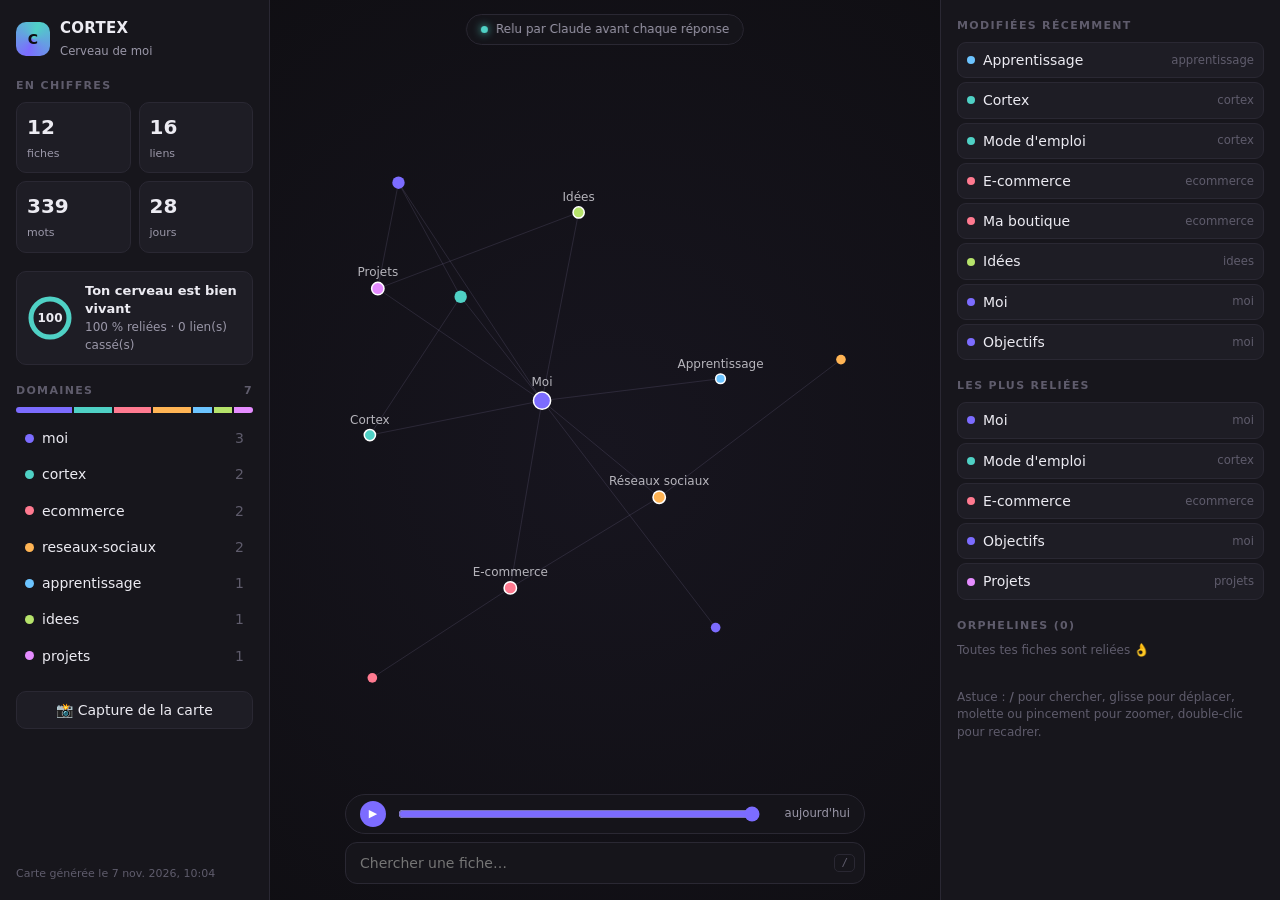
<file: cortex/carte.html>
<!doctype html>
<html lang="fr">
<head>
<meta charset="utf-8">
<meta name="viewport" content="width=device-width, initial-scale=1, viewport-fit=cover">
<title>Cortex</title>
<style>
:root{
  --bg:#0f0e12; --panel:#17161c; --panel2:#1e1d25; --line:#2a2833; --txt:#ecebf2;
  --dim:#9a97a8; --faint:#5f5c6c; --accent:#7c6cff; --accent2:#4fd1c5; --warn:#ffb454;
  --r:14px;
}
*{box-sizing:border-box}
html,body{margin:0;height:100%;background:var(--bg);color:var(--txt);
  font:14px/1.45 ui-sans-serif,system-ui,-apple-system,"Segoe UI",Roboto,sans-serif;overflow:hidden}
button,input{font:inherit;color:inherit}
.app{display:grid;grid-template-columns:270px 1fr 340px;height:100%;}
aside{background:var(--panel);border-right:1px solid var(--line);overflow:auto;padding:18px 16px;display:flex;flex-direction:column;gap:18px}
aside.droite{border-right:0;border-left:1px solid var(--line)}
.marque{display:flex;align-items:center;gap:10px}
.logo{width:34px;height:34px;border-radius:10px;background:conic-gradient(from 200deg,var(--accent),var(--accent2),var(--accent));display:grid;place-items:center;font-weight:800;color:#0f0e12}
.marque b{display:block;font-size:15px;letter-spacing:.02em}
.marque small{color:var(--dim)}
h3{margin:0 0 8px;font-size:11px;text-transform:uppercase;letter-spacing:.12em;color:var(--faint);font-weight:600}
.stats{display:grid;grid-template-columns:1fr 1fr;gap:8px}
.stat{background:var(--panel2);border:1px solid var(--line);border-radius:10px;padding:10px}
.stat b{display:block;font-size:20px;font-variant-numeric:tabular-nums}
.stat span{font-size:11px;color:var(--dim)}
.vital{display:flex;gap:12px;align-items:center;background:var(--panel2);border:1px solid var(--line);border-radius:10px;padding:10px}
.vital svg{flex:none}
.vital p{margin:0;font-size:12px;color:var(--dim)}
.vital p b{color:var(--txt);display:block;font-size:13px}
.domaines{display:flex;flex-direction:column;gap:2px}
.dom{display:flex;align-items:center;gap:8px;padding:6px 8px;border-radius:8px;cursor:pointer;border:1px solid transparent;background:none;text-align:left;width:100%}
.dom:hover{background:var(--panel2)}
.dom.actif{border-color:var(--line);background:var(--panel2)}
.dom i{width:9px;height:9px;border-radius:50%;flex:none}
.dom span{flex:1;overflow:hidden;text-overflow:ellipsis;white-space:nowrap}
.dom em{font-style:normal;color:var(--faint);font-variant-numeric:tabular-nums}
.barre{display:flex;height:6px;border-radius:4px;overflow:hidden;gap:2px;margin-bottom:8px}
.btn{background:var(--panel2);border:1px solid var(--line);border-radius:10px;padding:8px 12px;cursor:pointer;display:inline-flex;align-items:center;gap:8px;justify-content:center}
.btn:hover{border-color:var(--faint)}
.centre{position:relative;overflow:hidden}
canvas{display:block;width:100%;height:100%;cursor:grab;touch-action:none}
canvas.drag{cursor:grabbing}
.haut{position:absolute;top:14px;left:50%;transform:translateX(-50%);display:flex;gap:8px;align-items:center;
  background:rgba(23,22,28,.85);backdrop-filter:blur(8px);border:1px solid var(--line);border-radius:999px;padding:6px 14px;font-size:12px;color:var(--dim);white-space:nowrap}
.haut i{width:7px;height:7px;border-radius:50%;background:var(--accent2);box-shadow:0 0 8px var(--accent2)}
.bas{position:absolute;left:50%;bottom:16px;transform:translateX(-50%);width:min(520px,calc(100% - 32px));display:flex;flex-direction:column;gap:8px}
.chrono{display:flex;align-items:center;gap:10px;background:rgba(23,22,28,.85);backdrop-filter:blur(8px);border:1px solid var(--line);border-radius:999px;padding:6px 14px}
.chrono button{width:26px;height:26px;border-radius:50%;border:0;background:var(--accent);color:#fff;cursor:pointer;flex:none;font-size:11px}
.chrono input{flex:1;accent-color:var(--accent)}
.chrono small{color:var(--dim);font-variant-numeric:tabular-nums;min-width:78px;text-align:right}
.recherche{position:relative}
.recherche input{width:100%;background:rgba(23,22,28,.92);border:1px solid var(--line);border-radius:12px;padding:10px 40px 10px 14px;outline:none}
.recherche input:focus{border-color:var(--accent)}
.recherche kbd{position:absolute;right:10px;top:50%;transform:translateY(-50%);font-size:11px;color:var(--faint);border:1px solid var(--line);border-radius:5px;padding:0 6px}
.resultats{position:absolute;bottom:calc(100% + 6px);left:0;right:0;background:var(--panel);border:1px solid var(--line);border-radius:12px;max-height:260px;overflow:auto;display:none}
.resultats.ouvert{display:block}
.res{display:flex;gap:8px;align-items:center;padding:8px 12px;cursor:pointer}
.res:hover,.res.sel{background:var(--panel2)}
.res i{width:8px;height:8px;border-radius:50%;flex:none}
.res small{color:var(--faint);margin-left:auto}
.bulle{position:absolute;pointer-events:none;background:var(--panel);border:1px solid var(--line);border-radius:10px;padding:8px 10px;font-size:12px;max-width:260px;display:none;z-index:5}
.bulle b{display:block}
.bulle span{color:var(--dim)}
.fiche h2{margin:4px 0 6px;font-size:19px;line-height:1.25}
.meta{display:flex;flex-wrap:wrap;gap:6px;font-size:11px;color:var(--dim)}
.puce{border:1px solid var(--line);border-radius:999px;padding:2px 8px;display:inline-flex;align-items:center;gap:6px}
.puce i{width:7px;height:7px;border-radius:50%}
.corps{font-size:13.5px;color:#d7d5e0;overflow-wrap:anywhere}
.corps h1,.corps h2,.corps h3,.corps h4{font-size:14px;margin:16px 0 6px;color:var(--txt);text-transform:none;letter-spacing:0}
.corps p{margin:0 0 10px}
.corps ul{margin:0 0 10px;padding-left:18px}
.corps code{background:var(--panel2);border-radius:5px;padding:1px 5px;font-size:12px}
.corps pre{background:var(--panel2);border-radius:8px;padding:10px;overflow:auto}
.corps blockquote{margin:0 0 10px;border-left:3px solid var(--accent);padding-left:10px;color:var(--dim)}
.corps a{color:var(--accent2)}
.wl{color:var(--accent2);cursor:pointer;border-bottom:1px dashed currentColor}
.wl.mort{color:var(--warn)}
.liste{display:flex;flex-direction:column;gap:4px}
.item{display:flex;align-items:center;gap:8px;padding:7px 9px;border-radius:9px;background:var(--panel2);border:1px solid var(--line);cursor:pointer;text-align:left;width:100%}
.item:hover{border-color:var(--faint)}
.item i{width:8px;height:8px;border-radius:50%;flex:none}
.item span{flex:1;overflow:hidden;text-overflow:ellipsis;white-space:nowrap}
.item small{color:var(--faint)}
.vide{color:var(--faint);font-size:12px}
.fermer{float:right;background:none;border:0;color:var(--dim);cursor:pointer;font-size:18px;line-height:1}
.pied{margin-top:auto;font-size:11px;color:var(--faint)}
.mobile-onglets{display:none}
@media (max-width:900px){
  .app{grid-template-columns:1fr}
  aside{position:fixed;z-index:20;left:0;right:0;bottom:0;max-height:62vh;border:0;border-top:1px solid var(--line);
    border-radius:18px 18px 0 0;transform:translateY(110%);transition:transform .25s;box-shadow:0 -20px 40px rgba(0,0,0,.5)}
  aside.ouvert{transform:none}
  .centre{height:100%}
  .mobile-onglets{display:flex;position:absolute;top:12px;right:12px;gap:6px;z-index:6}
  .haut{display:none}
  .haut{left:12px;transform:none}
  .bas{bottom:calc(12px + env(safe-area-inset-bottom))}
}
</style>
</head>
<body>
<div class="app">
  <aside class="gauche" id="gauche">
    <div class="marque"><div class="logo">C</div><div><b>CORTEX</b><small id="nomCerveau"></small></div></div>
    <section><h3>En chiffres</h3>
      <div class="stats">
        <div class="stat"><b id="sFiches">0</b><span>fiches</span></div>
        <div class="stat"><b id="sLiens">0</b><span>liens</span></div>
        <div class="stat"><b id="sMots">0</b><span>mots</span></div>
        <div class="stat"><b id="sJours">0</b><span>jours</span></div>
      </div>
    </section>
    <section class="vital" title="Part de fiches reliées, fraîcheur des 30 derniers jours et liens cassés">
      <svg width="46" height="46" viewBox="0 0 46 46"><circle cx="23" cy="23" r="19" fill="none" stroke="#2a2833" stroke-width="5"/>
        <circle id="vCercle" cx="23" cy="23" r="19" fill="none" stroke="#4fd1c5" stroke-width="5" stroke-linecap="round" transform="rotate(-90 23 23)" stroke-dasharray="0 200"/>
        <text id="vScore" x="23" y="27" text-anchor="middle" fill="#ecebf2" font-size="12" font-weight="700">0</text></svg>
      <p><b id="vTitre">Vitalité</b><span id="vDetail"></span></p>
    </section>
    <section><h3>Domaines <span id="nbDom" style="float:right"></span></h3>
      <div class="barre" id="barreDom"></div>
      <div class="domaines" id="domaines"></div>
    </section>
    <button class="btn" id="capture">📸 Capture de la carte</button>
    <div class="pied" id="pied"></div>
  </aside>

  <main class="centre" id="centre">
    <canvas id="c"></canvas>
    <div class="haut"><i></i><span>Relu par Claude avant chaque réponse</span></div>
    <div class="mobile-onglets"><button class="btn" id="mStats">Stats</button><button class="btn" id="mFiche">Fiches</button></div>
    <div class="bulle" id="bulle"></div>
    <div class="bas">
      <div class="chrono"><button id="lecture" title="Rejouer la croissance">▶</button>
        <input type="range" id="temps" min="0" max="1000" value="1000"><small id="date">aujourd'hui</small></div>
      <div class="recherche"><div class="resultats" id="resultats"></div>
        <input id="q" placeholder="Chercher une fiche…" autocomplete="off"><kbd>/</kbd></div>
    </div>
  </main>

  <aside class="droite" id="droite"></aside>
</div>

<script>
const D = {"nom": "moi", "genere": "2026-11-07T10:04", "fiches": [{"id": "apprentissage", "titre": "Apprentissage", "domaine": "apprentissage", "tags": ["formation"], "resume": "Ce que j'apprends : cours, livres, vidéos, leçons tirées de mes erreurs.", "cree": "2026-11-07", "maj": "2026-11-07", "toujours": false, "type": "hub", "chemin": "fiches/apprentissage/apprentissage.md", "contenu": "# Apprentissage\n\nNote l'essentiel de chaque chose apprise, en 5 lignes max, et relie-la au domaine où elle sert.\n\nLié à : [[moi]]\n", "mots": 23, "liens": ["moi"], "manquants": []}, {"id": "cortex", "titre": "Cortex", "domaine": "cortex", "tags": ["mode-emploi"], "resume": "Comment fonctionne ce second cerveau.", "cree": "2026-11-07", "maj": "2026-11-07", "toujours": false, "type": "hub", "chemin": "fiches/cortex/cortex.md", "contenu": "# Cortex\n\nLe Cortex est un dossier de fiches Markdown reliées entre elles.\nClaude les relit avant chaque réponse et y range ce qui compte.\n\n- Comment l'utiliser : [[mode-emploi]]\n- Les règles suivies par Claude sont dans CLAUDE.md.\n\nLié à : [[moi]]\n", "mots": 41, "liens": ["mode-emploi", "moi"], "manquants": []}, {"id": "mode-emploi", "titre": "Mode d'emploi", "domaine": "cortex", "tags": ["aide", "commandes"], "resume": "Les commandes et les bons réflexes pour faire grandir le Cortex.", "cree": "2026-11-07", "maj": "2026-11-07", "toujours": false, "type": "", "chemin": "fiches/cortex/mode-emploi.md", "contenu": "# Mode d'emploi\n\n**Parle normalement à Claude** : il range tout seul ce qui mérite d'être retenu.\n\nCommandes utiles :\n- `/fiche <texte>` : range une info précise.\n- `/ranger` : relit la conversation et range tout ce qui compte.\n- `/relier` : ajoute les liens qui manquent entre les fiches.\n- `/bilan` : fait le point (orphelines, doublons, infos obsolètes).\n- `/carte` : ouvre la carte de ton cerveau.\n\nBons réflexes :\n- Commence par remplir [[moi]] et [[objectifs]].\n- Une fiche = une idée. Les liens comptent autant que le contenu.\n\nLié à : [[cortex]]\n", "mots": 81, "liens": ["moi", "objectifs", "cortex"], "manquants": []}, {"id": "ecommerce", "titre": "E-commerce", "domaine": "ecommerce", "tags": ["boutique"], "resume": "Tout ce qui concerne ma boutique en ligne : produits, fournisseurs, prix, pub, clients.", "cree": "2026-11-07", "maj": "2026-11-07", "toujours": false, "type": "hub", "chemin": "fiches/ecommerce/ecommerce.md", "contenu": "# E-commerce\n\nEntrée du domaine e-commerce.\n\n- Boutique : [[ma-boutique]]\n- Produits : …\n- Fournisseurs : …\n- Publicité : …\n\nLié à : [[moi]], [[reseaux-sociaux]]\n", "mots": 18, "liens": ["ma-boutique", "moi", "reseaux-sociaux"], "manquants": []}, {"id": "ma-boutique", "titre": "Ma boutique", "domaine": "ecommerce", "tags": ["boutique", "plateforme"], "resume": "Les infos de base sur ma boutique.", "cree": "2026-11-07", "maj": "2026-11-07", "toujours": false, "type": "", "chemin": "fiches/ecommerce/ma-boutique.md", "contenu": "# Ma boutique\n\nÀ compléter : nom, plateforme (Shopify…), niche, panier moyen, marge cible.\n\nLié à : [[ecommerce]]\n", "mots": 15, "liens": ["ecommerce"], "manquants": []}, {"id": "idees", "titre": "Idées", "domaine": "idees", "tags": ["brouillon"], "resume": "Les idées en vrac, avant qu'elles deviennent des projets.", "cree": "2026-11-07", "maj": "2026-11-07", "toujours": false, "type": "hub", "chemin": "fiches/idees/idees.md", "contenu": "# Idées\n\nUne idée = une fiche courte. Quand une idée devient sérieuse, relie-la à [[projets]].\n\nLié à : [[moi]]\n", "mots": 18, "liens": ["projets", "moi"], "manquants": []}, {"id": "moi", "titre": "Moi", "domaine": "moi", "tags": ["profil"], "resume": "Qui je suis, ce que je fais et comment je veux que Claude me réponde.", "cree": "2026-11-07", "maj": "2026-11-07", "toujours": true, "type": "hub", "chemin": "fiches/moi/moi.md", "contenu": "# Moi\n\n**À compléter avec Claude** (dis-lui : « pose-moi des questions pour remplir ma fiche Moi »).\n\n- Prénom :\n- Ce que je fais :\n- Mes objectifs du moment : voir [[objectifs]]\n- Comment me répondre : voir [[style-de-reponse]]\n\nMes domaines : [[ecommerce]], [[reseaux-sociaux]], [[projets]], [[idees]], [[apprentissage]], [[cortex]]\n", "mots": 43, "liens": ["objectifs", "style-de-reponse", "ecommerce", "reseaux-sociaux", "projets", "idees", "apprentissage", "cortex"], "manquants": []}, {"id": "objectifs", "titre": "Objectifs", "domaine": "moi", "tags": ["objectifs", "priorites"], "resume": "Mes objectifs actuels, du plus important au moins important.", "cree": "2026-11-07", "maj": "2026-11-07", "toujours": false, "type": "", "chemin": "fiches/moi/objectifs.md", "contenu": "# Objectifs\n\nÀ compléter.\n\n1. …\n2. …\n3. …\n\nLié à : [[moi]], [[projets]]\n", "mots": 10, "liens": ["moi", "projets"], "manquants": []}, {"id": "style-de-reponse", "titre": "Style de réponse", "domaine": "moi", "tags": ["preferences", "style"], "resume": "Comment je veux que Claude me parle.", "cree": "2026-11-07", "maj": "2026-11-07", "toujours": true, "type": "", "chemin": "fiches/moi/style-de-reponse.md", "contenu": "# Style de réponse\n\n- Réponds en français, tutoie-moi.\n- Va droit au but : la réponse d'abord, les explications ensuite si besoin.\n- Donne des exemples concrets et des chiffres quand c'est possible.\n\nLié à : [[moi]]\n", "mots": 35, "liens": ["moi"], "manquants": []}, {"id": "projets", "titre": "Projets", "domaine": "projets", "tags": ["suivi"], "resume": "Mes projets en cours et terminés.", "cree": "2026-11-07", "maj": "2026-11-07", "toujours": false, "type": "hub", "chemin": "fiches/projets/projets.md", "contenu": "# Projets\n\nUne fiche par projet : objectif, étapes, décisions, résultat.\n\nLié à : [[moi]], [[objectifs]]\n", "mots": 13, "liens": ["moi", "objectifs"], "manquants": []}, {"id": "ce-qui-marche", "titre": "Ce qui marche", "domaine": "reseaux-sociaux", "tags": ["hooks", "stats"], "resume": "Les formats, hooks et sujets qui ont le mieux performé.", "cree": "2026-11-07", "maj": "2026-11-07", "toujours": false, "type": "", "chemin": "fiches/reseaux-sociaux/ce-qui-marche.md", "contenu": "# Ce qui marche\n\nNote ici chaque contenu qui a bien marché, avec la date et les chiffres (vues, likes, ventes).\n\nLié à : [[reseaux-sociaux]]\n", "mots": 24, "liens": ["reseaux-sociaux"], "manquants": []}, {"id": "reseaux-sociaux", "titre": "Réseaux sociaux", "domaine": "reseaux-sociaux", "tags": ["contenu"], "resume": "Mes comptes, ce qui marche, mes idées de contenu.", "cree": "2026-11-07", "maj": "2026-11-07", "toujours": false, "type": "hub", "chemin": "fiches/reseaux-sociaux/reseaux-sociaux.md", "contenu": "# Réseaux sociaux\n\nEntrée du domaine réseaux sociaux.\n\n- Comptes : …\n- Ce qui marche : [[ce-qui-marche]]\n\nLié à : [[moi]], [[ecommerce]]\n", "mots": 18, "liens": ["ce-qui-marche", "moi", "ecommerce"], "manquants": []}], "liens": [["apprentissage", "moi"], ["cortex", "mode-emploi"], ["cortex", "moi"], ["mode-emploi", "moi"], ["mode-emploi", "objectifs"], ["ecommerce", "ma-boutique"], ["ecommerce", "moi"], ["ecommerce", "reseaux-sociaux"], ["idees", "projets"], ["idees", "moi"], ["moi", "objectifs"], ["moi", "style-de-reponse"], ["moi", "reseaux-sociaux"], ["moi", "projets"], ["objectifs", "projets"], ["ce-qui-marche", "reseaux-sociaux"]]} || {nom:"moi",fiches:[],liens:[]};
const PALETTE = ["#7c6cff","#4fd1c5","#ff7a90","#ffb454","#6cc4ff","#b6e36b","#e58cff","#ff9a5a","#9aa3ff","#5fe0a0","#f4d35e","#c99a7a"];
const $ = s => document.querySelector(s);
const esc = s => String(s).replace(/[&<>"']/g, c => ({"&":"&amp;","<":"&lt;",">":"&gt;",'"':"&quot;","'":"&#39;"}[c]));
const fmt = n => n.toLocaleString("fr-FR");
const jour = s => new Date(s + "T12:00:00");
const dateFr = s => jour(s).toLocaleDateString("fr-FR",{day:"numeric",month:"short",year:"numeric"});

// ---------- données ----------
const fiches = D.fiches, parId = new Map(fiches.map(f => [f.id, f]));
const domaines = [...new Set(fiches.map(f => f.domaine))]
  .sort((a,b) => fiches.filter(f=>f.domaine===b).length - fiches.filter(f=>f.domaine===a).length);
const couleur = Object.fromEntries(domaines.map((d,i) => [d, PALETTE[i % PALETTE.length]]));
const voisins = new Map(fiches.map(f => [f.id, new Set()]));
const liens = D.liens.filter(([a,b]) => parId.has(a) && parId.has(b));
liens.forEach(([a,b]) => { voisins.get(a).add(b); voisins.get(b).add(a); });
const entrants = id => fiches.filter(f => f.liens.includes(id));
const dates = fiches.map(f => f.cree).sort();
const t0 = dates.length ? jour(dates[0]).getTime() : Date.now(), t1 = Date.now();

// ---------- panneau gauche ----------
$("#nomCerveau").textContent = "Cerveau de " + D.nom;
document.title = "Cortex · " + D.nom;
$("#sFiches").textContent = fmt(fiches.length);
$("#sLiens").textContent = fmt(liens.length);
$("#sMots").textContent = fmt(fiches.reduce((s,f) => s + f.mots, 0));
$("#sJours").textContent = fmt(Math.max(1, Math.round((t1 - t0) / 864e5)));
(function vitalite(){
  if (!fiches.length) { $("#vDetail").textContent = "Aucune fiche pour l'instant"; return; }
  const reliees = fiches.filter(f => voisins.get(f.id).size).length / fiches.length;
  const il30 = new Date(Date.now() - 30*864e5).toISOString().slice(0,10);
  const fraiches = Math.min(1, fiches.filter(f => f.maj >= il30).length / Math.max(5, fiches.length * .25));
  const casses = fiches.reduce((s,f) => s + (f.manquants||[]).length, 0);
  const score = Math.round(Math.max(0, 60*reliees + 40*fraiches - Math.min(15, casses)));
  $("#vScore").textContent = score;
  $("#vCercle").setAttribute("stroke-dasharray", `${score/100*119.4} 200`);
  $("#vTitre").textContent = score >= 75 ? "Ton cerveau est bien vivant" : score >= 45 ? "Ton cerveau se réveille" : "Ton cerveau a faim";
  $("#vDetail").textContent = `${Math.round(reliees*100)} % reliées · ${casses} lien(s) cassé(s)`;
})();
$("#nbDom").textContent = domaines.length;
$("#barreDom").innerHTML = domaines.map(d => `<span style="flex:${fiches.filter(f=>f.domaine===d).length};background:${couleur[d]}"></span>`).join("");
let filtreDom = null;
function dessinerDomaines(){
  $("#domaines").innerHTML = domaines.map(d => `<button class="dom ${filtreDom===d?"actif":""}" data-d="${esc(d)}">
    <i style="background:${couleur[d]}"></i><span>${esc(d)}</span><em>${fiches.filter(f=>f.domaine===d).length}</em></button>`).join("");
}
$("#domaines").onclick = e => { const b = e.target.closest(".dom"); if (!b) return;
  filtreDom = filtreDom === b.dataset.d ? null : b.dataset.d; dessinerDomaines(); reveil(); };
dessinerDomaines();
$("#pied").textContent = D.genere ? "Carte générée le " + new Date(D.genere).toLocaleString("fr-FR",{dateStyle:"medium",timeStyle:"short"}) : "";

// ---------- graphe (simulation de forces) ----------
const cv = $("#c"), ctx = cv.getContext("2d");
let W = 0, H = 0, dpr = 1;
const vue = {x:0, y:0, k:1};
const noeuds = fiches.map((f,i) => {
  const a = i * 2.39996, r = 12 * Math.sqrt(i + 1);
  return {f, x: Math.cos(a)*r, y: Math.sin(a)*r, vx:0, vy:0, r: 3 + Math.min(9, Math.sqrt(voisins.get(f.id).size) * 1.9), t: jour(f.cree).getTime()};
});
const nParId = new Map(noeuds.map(n => [n.f.id, n]));
const aretes = liens.map(([a,b]) => [nParId.get(a), nParId.get(b)]);
let alpha = 1, fige = null;
function reveil(a = .3){ alpha = Math.max(alpha, a); }

function tick(){
  if (alpha < .004) return;
  const n = noeuds.length, rep = 900;
  for (let i = 0; i < n; i++) {
    const a = noeuds[i];
    for (let j = i + 1; j < n; j++) {
      const b = noeuds[j]; let dx = a.x - b.x, dy = a.y - b.y, d2 = dx*dx + dy*dy + .01;
      if (d2 > 90000) continue;
      const f = rep * alpha / d2; dx *= f; dy *= f;
      a.vx += dx; a.vy += dy; b.vx -= dx; b.vy -= dy;
    }
  }
  for (const [a,b] of aretes) {
    const dx = b.x - a.x, dy = b.y - a.y, d = Math.sqrt(dx*dx + dy*dy) || 1;
    const f = (d - 46) / d * .06 * alpha;
    a.vx += dx*f; a.vy += dy*f; b.vx -= dx*f; b.vy -= dy*f;
  }
  for (const p of noeuds) {
    if (p === fige) { p.vx = p.vy = 0; continue; }
    p.vx -= p.x * .004 * alpha; p.vy -= p.y * .004 * alpha;
    p.vx *= .55; p.vy *= .55; p.x += p.vx; p.y += p.vy;
  }
  alpha *= .985;
}

function taille(){
  dpr = window.devicePixelRatio || 1;
  W = cv.clientWidth; H = cv.clientHeight;
  cv.width = W * dpr; cv.height = H * dpr;
}
function cadrer(){
  if (!noeuds.length) return;
  let x0=Infinity,y0=Infinity,x1=-Infinity,y1=-Infinity;
  for (const p of noeuds){ x0=Math.min(x0,p.x); y0=Math.min(y0,p.y); x1=Math.max(x1,p.x); y1=Math.max(y1,p.y); }
  const k = Math.min(2.2, .82 * Math.min(W / (x1-x0+80), (H - 120) / (y1-y0+80)));
  vue.k = k; vue.x = -(x0+x1)/2*k; vue.y = -(y0+y1)/2*k - 20;
}
const ecran = p => [W/2 + vue.x + p.x*vue.k, H/2 + vue.y + p.y*vue.k];
const monde = (sx, sy) => [(sx - W/2 - vue.x)/vue.k, (sy - H/2 - vue.y)/vue.k];

let tLimite = Infinity, survol = null, choisi = null, correspond = null;
const visible = p => p.t <= tLimite;
function estActif(p){
  if (correspond) return correspond.has(p.f.id);
  if (filtreDom) return p.f.domaine === filtreDom;
  if (choisi) return p === choisi || voisins.get(choisi.f.id).has(p.f.id);
  return true;
}

function dessiner(now){
  ctx.setTransform(dpr,0,0,dpr,0,0);
  ctx.clearRect(0,0,W,H);
  const g = ctx.createRadialGradient(W/2,H/2,0,W/2,H/2,Math.max(W,H)*.7);
  g.addColorStop(0,"#17151f"); g.addColorStop(1,"#0f0e12");
  ctx.fillStyle = g; ctx.fillRect(0,0,W,H);
  const focus = choisi || survol;
  ctx.lineWidth = 1;
  for (const [a,b] of aretes) {
    if (!visible(a) || !visible(b)) continue;
    const lie = focus && (a === focus || b === focus);
    const actif = estActif(a) && estActif(b);
    ctx.strokeStyle = lie ? "rgba(124,108,255,.85)" : actif ? "rgba(160,150,200,.16)" : "rgba(160,150,200,.04)";
    ctx.lineWidth = lie ? 1.6 : 1;
    const [x1,y1] = ecran(a), [x2,y2] = ecran(b);
    ctx.beginPath(); ctx.moveTo(x1,y1); ctx.lineTo(x2,y2); ctx.stroke();
  }
  const pulse = .5 + .5*Math.sin(now/600);
  for (const p of noeuds) {
    if (!visible(p)) continue;
    const [x,y] = ecran(p), r = p.r * Math.max(.7, Math.min(1.6, vue.k));
    if (x < -20 || y < -20 || x > W+20 || y > H+20) continue;
    const actif = estActif(p);
    ctx.globalAlpha = actif ? 1 : .12;
    if (p === focus || (correspond && actif)) {
      ctx.fillStyle = couleur[p.f.domaine] + "33";
      ctx.beginPath(); ctx.arc(x,y,r + 6 + pulse*4,0,7); ctx.fill();
    }
    ctx.fillStyle = couleur[p.f.domaine];
    ctx.beginPath(); ctx.arc(x,y,r,0,7); ctx.fill();
    if (p.f.type === "hub") { ctx.strokeStyle = "#fff"; ctx.lineWidth = 1.5; ctx.stroke(); }
  }
  ctx.globalAlpha = 1;
  // étiquettes : survol, sélection, voisins sélectionnés, ou zoom fort
  ctx.font = "12px system-ui,sans-serif"; ctx.textAlign = "center";
  for (const p of noeuds) {
    if (!visible(p)) continue;
    const montrer = p === focus || (choisi && voisins.get(choisi.f.id).has(p.f.id)) || (vue.k > 1.6 && estActif(p)) || p.f.type === "hub";
    if (!montrer) continue;
    const [x,y] = ecran(p);
    ctx.fillStyle = p === focus ? "#fff" : "rgba(236,235,242,.75)";
    ctx.fillText(p.f.titre.length > 32 ? p.f.titre.slice(0,31)+"…" : p.f.titre, x, y - p.r*Math.max(.7,Math.min(1.6,vue.k)) - 6);
  }
  if (!noeuds.length) {
    ctx.fillStyle = "#5f5c6c"; ctx.textAlign = "center"; ctx.font = "15px system-ui";
    ctx.fillText("Aucune fiche. Demande à Claude : /fiche ce que tu veux retenir", W/2, H/2);
  }
}

function boucle(now){ tick(); if (lecture) avancer(); dessiner(now); requestAnimationFrame(boucle); }

// ---------- interactions ----------
function noeudSous(sx, sy){
  const [x,y] = monde(sx, sy); let best = null, bd = Infinity;
  for (const p of noeuds) { if (!visible(p)) continue;
    const d = Math.hypot(p.x - x, p.y - y), lim = (p.r + 6) / Math.min(vue.k, 1.6) * Math.max(1, 1/vue.k*.6);
    if (d < Math.max(lim, 8/vue.k) && d < bd) { bd = d; best = p; } }
  return best;
}
const pointeurs = new Map(); let glisse = null, bouge = false, pinch = 0;
cv.addEventListener("pointerdown", e => {
  cv.setPointerCapture(e.pointerId); pointeurs.set(e.pointerId, [e.offsetX, e.offsetY]); bouge = false;
  if (pointeurs.size === 2) { const [a,b] = [...pointeurs.values()]; pinch = Math.hypot(a[0]-b[0], a[1]-b[1]); glisse = null; fige = null; return; }
  const p = noeudSous(e.offsetX, e.offsetY);
  glisse = p ? {type:"noeud", p} : {type:"vue", x:e.offsetX - vue.x, y:e.offsetY - vue.y};
  if (p) { fige = p; reveil(.15); }
  cv.classList.add("drag");
});
cv.addEventListener("pointermove", e => {
  const avant = pointeurs.get(e.pointerId);
  if (avant) pointeurs.set(e.pointerId, [e.offsetX, e.offsetY]);
  if (pointeurs.size === 2) {
    const [a,b] = [...pointeurs.values()], d = Math.hypot(a[0]-b[0], a[1]-b[1]);
    if (pinch) zoom((a[0]+b[0])/2, (a[1]+b[1])/2, d / pinch); pinch = d; bouge = true; return;
  }
  if (glisse) {
    if (avant && Math.hypot(e.offsetX-avant[0], e.offsetY-avant[1]) > .5) bouge = true;
    if (glisse.type === "vue") { vue.x = e.offsetX - glisse.x; vue.y = e.offsetY - glisse.y; }
    else { const [x,y] = monde(e.offsetX, e.offsetY); glisse.p.x = x; glisse.p.y = y; reveil(.12); }
    return;
  }
  const p = noeudSous(e.offsetX, e.offsetY);
  survol = p; cv.style.cursor = p ? "pointer" : "grab";
  const b = $("#bulle");
  if (p && e.pointerType === "mouse") {
    b.style.display = "block"; b.style.left = Math.min(e.offsetX + 14, W - 270) + "px"; b.style.top = (e.offsetY + 14) + "px";
    b.innerHTML = `<b>${esc(p.f.titre)}</b><span>${esc(p.f.domaine)} · ${voisins.get(p.f.id).size} lien(s)</span>`;
  } else b.style.display = "none";
});
function relacher(e){
  pointeurs.delete(e.pointerId); if (pointeurs.size < 2) pinch = 0;
  if (glisse && !bouge) {
    if (glisse.type === "noeud") ouvrir(glisse.p.f.id);
    else if (choisi) fermer();
  }
  glisse = null; fige = null; cv.classList.remove("drag");
}
cv.addEventListener("pointerup", relacher);
cv.addEventListener("pointercancel", relacher);
cv.addEventListener("pointerleave", () => { survol = null; $("#bulle").style.display = "none"; });
function zoom(sx, sy, f){
  const k = Math.max(.15, Math.min(6, vue.k * f)); f = k / vue.k;
  vue.x = sx - W/2 - (sx - W/2 - vue.x) * f; vue.y = sy - H/2 - (sy - H/2 - vue.y) * f; vue.k = k;
}
cv.addEventListener("wheel", e => { e.preventDefault(); zoom(e.offsetX, e.offsetY, Math.exp(-e.deltaY * .0015)); }, {passive:false});
cv.addEventListener("dblclick", () => cadrer());

// ---------- panneau fiche ----------
function md(src){
  const blocs = []; src = src.replace(/```[\s\S]*?```/g, m => { blocs.push(m.slice(3,-3).replace(/^\w*\n/,"")); return `\u0000${blocs.length-1}\u0000`; });
  let h = esc(src);
  const inline = t => t
    .replace(/\[\[([^\]|#]+)(?:#[^\]|]*)?(?:\|([^\]]+))?\]\]/g, (m, cible, txt) => {
      const id = trouver(cible); return `<span class="wl ${id?"":"mort"}" data-id="${id||""}" title="${id?"":"Fiche pas encore créée"}">${txt||cible}</span>`; })
    .replace(/`([^`]+)`/g, "<code>$1</code>")
    .replace(/\*\*([^*]+)\*\*/g, "<b>$1</b>")
    .replace(/(^|[^*])\*([^*\n]+)\*/g, "$1<i>$2</i>")
    .replace(/\[([^\]]+)\]\((https?:[^)\s]+)\)/g, '<a href="$2" target="_blank" rel="noopener">$1</a>');
  const out = []; let liste = false;
  for (const ligne of h.split("\n")) {
    const m = ligne.match(/^(#{1,6})\s+(.*)/), li = ligne.match(/^\s*[-*]\s+(.*)/), bq = ligne.match(/^&gt;\s?(.*)/), code = ligne.match(/^\u0000(\d+)\u0000$/);
    if (!li && liste) { out.push("</ul>"); liste = false; }
    if (code) out.push(`<pre><code>${esc(blocs[+code[1]])}</code></pre>`);
    else if (m) out.push(`<h4>${inline(m[2])}</h4>`);
    else if (li) { if (!liste) { out.push("<ul>"); liste = true; } out.push(`<li>${inline(li[1])}</li>`); }
    else if (bq) out.push(`<blockquote>${inline(bq[1])}</blockquote>`);
    else if (ligne.trim()) out.push(`<p>${inline(ligne)}</p>`);
  }
  if (liste) out.push("</ul>");
  return out.join("");
}
function slug(t){ return t.normalize("NFKD").replace(/[̀-ͯ]/g,"").toLowerCase().replace(/[^a-z0-9]+/g,"-").replace(/^-|-$/g,""); }
function trouver(cible){ const s = slug(cible.split("/").pop()); if (parId.has(s)) return s; const f = fiches.find(f => slug(f.titre) === s); return f ? f.id : null; }
const ligneItem = f => `<button class="item" data-id="${esc(f.id)}"><i style="background:${couleur[f.domaine]}"></i><span>${esc(f.titre)}</span><small>${esc(f.domaine)}</small></button>`;

function ouvrir(id){
  const f = parId.get(id); if (!f) return;
  choisi = nParId.get(id);
  const sortants = f.liens.map(i => parId.get(i)).filter(Boolean), ent = entrants(id).filter(g => !f.liens.includes(g.id));
  $("#droite").innerHTML = `<div class="fiche">
    <button class="fermer" id="fermer" title="Fermer (Échap)">×</button>
    <div class="meta"><span class="puce"><i style="background:${couleur[f.domaine]}"></i>${esc(f.domaine)}</span>${f.toujours?'<span class="puce">⭐ toujours relue</span>':""}${f.tags.map(t=>`<span class="puce">#${esc(t)}</span>`).join("")}</div>
    <h2>${esc(f.titre)}</h2>
    <div class="meta"><span>créée ${dateFr(f.cree)}</span><span>· modifiée ${dateFr(f.maj)}</span><span>· ${fmt(f.mots)} mots</span></div>
  </div>
  <section class="corps">${md(f.contenu.replace(/^#\s+.*\n+/, ""))}</section>
  <section><h3>Elle pointe vers (${sortants.length})</h3><div class="liste">${sortants.map(ligneItem).join("") || '<span class="vide">Aucun lien sortant</span>'}</div></section>
  <section><h3>Citée par (${ent.length + sortants.filter(g => g.liens.includes(id)).length})</h3><div class="liste">${[...ent, ...sortants.filter(g => g.liens.includes(id))].map(ligneItem).join("") || '<span class="vide">Personne ne cite cette fiche</span>'}</div></section>
  ${f.chemin ? `<p class="vide">📄 ${esc(f.chemin)}</p>` : ""}`;
  $("#droite").scrollTop = 0; $("#droite").classList.add("ouvert"); $("#gauche").classList.remove("ouvert");
  $("#fermer").onclick = fermer;
  centrerSur(choisi);
}
function centrerSur(p){ const cible = {x: -p.x*vue.k - (W > 900 ? 0 : 0), y: -p.y*vue.k - (W <= 900 ? H*.18 : 0)}; anim = {de:{...vue}, a:cible, t:0}; }
let anim = null;
(function animer(){ if (anim){ anim.t = Math.min(1, anim.t + .06); const e = 1 - Math.pow(1-anim.t, 3);
  vue.x = anim.de.x + (anim.a.x - anim.de.x)*e; vue.y = anim.de.y + (anim.a.y - anim.de.y)*e; if (anim.t >= 1) anim = null; }
  requestAnimationFrame(animer); })();

function accueil(){
  const recentes = [...fiches].sort((a,b) => b.maj.localeCompare(a.maj)).slice(0, 8);
  const orphelines = fiches.filter(f => !voisins.get(f.id).size);
  const casses = fiches.flatMap(f => (f.manquants||[]).map(m => ({f, m})));
  const hubs = [...fiches].sort((a,b) => voisins.get(b.id).size - voisins.get(a.id).size).slice(0,5);
  $("#droite").innerHTML = `
    <section><h3>Modifiées récemment</h3><div class="liste">${recentes.map(ligneItem).join("") || '<span class="vide">Rien pour l\'instant</span>'}</div></section>
    <section><h3>Les plus reliées</h3><div class="liste">${hubs.map(ligneItem).join("")}</div></section>
    <section><h3>Orphelines (${orphelines.length})</h3><div class="liste">${orphelines.slice(0,8).map(ligneItem).join("") || '<span class="vide">Toutes tes fiches sont reliées 👌</span>'}</div></section>
    ${casses.length ? `<section><h3>Fiches à créer (${casses.length})</h3><div class="liste">${casses.slice(0,8).map(c => `<button class="item" data-id="${esc(c.f.id)}"><i style="background:var(--warn)"></i><span>${esc(c.m)}</span><small>cité par ${esc(c.f.titre)}</small></button>`).join("")}</div></section>` : ""}
    <p class="vide">Astuce : <b>/</b> pour chercher, glisse pour déplacer, molette ou pincement pour zoomer, double-clic pour recadrer.</p>`;
}
function fermer(){ choisi = null; accueil(); if (innerWidth <= 900) $("#droite").classList.remove("ouvert"); }
$("#droite").addEventListener("click", e => { const t = e.target.closest("[data-id]"); if (t && t.dataset.id) ouvrir(t.dataset.id); });

// ---------- recherche ----------
const q = $("#q"), res = $("#resultats"); let sel = 0, trouves = [];
const norm = s => s.normalize("NFKD").replace(/[̀-ͯ]/g,"").toLowerCase();
q.addEventListener("input", () => {
  const t = norm(q.value.trim());
  if (!t) { correspond = null; res.classList.remove("ouvert"); return; }
  const mots = t.split(/\s+/);
  trouves = fiches.map(f => { const ti = norm(f.titre), co = norm(f.contenu + " " + f.tags.join(" "));
    let s = 0; for (const m of mots) { if (ti.includes(m)) s += 3; else if (co.includes(m)) s += 1; else return null; } return {f, s}; })
    .filter(Boolean).sort((a,b) => b.s - a.s).map(x => x.f);
  correspond = new Set(trouves.map(f => f.id)); sel = 0; afficherRes();
});
function afficherRes(){
  res.innerHTML = trouves.slice(0, 12).map((f,i) => `<div class="res ${i===sel?"sel":""}" data-id="${esc(f.id)}"><i style="background:${couleur[f.domaine]}"></i>${esc(f.titre)}<small>${esc(f.domaine)}</small></div>`).join("")
    || '<div class="res"><span class="vide">Aucune fiche ne correspond</span></div>';
  res.classList.add("ouvert");
}
q.addEventListener("keydown", e => {
  if (e.key === "ArrowDown") { sel = Math.min(sel+1, Math.min(trouves.length,12)-1); afficherRes(); e.preventDefault(); }
  if (e.key === "ArrowUp") { sel = Math.max(sel-1, 0); afficherRes(); e.preventDefault(); }
  if (e.key === "Enter" && trouves[sel]) choisirRes(trouves[sel].id);
  if (e.key === "Escape") { q.value = ""; q.dispatchEvent(new Event("input")); q.blur(); }
});
res.addEventListener("pointerdown", e => { const r = e.target.closest("[data-id]"); if (r) { e.preventDefault(); choisirRes(r.dataset.id); } });
function choisirRes(id){ q.value = ""; correspond = null; res.classList.remove("ouvert"); q.blur(); ouvrir(id); }
q.addEventListener("blur", () => setTimeout(() => res.classList.remove("ouvert"), 120));
addEventListener("keydown", e => {
  if (e.key === "/" && document.activeElement !== q) { e.preventDefault(); q.focus(); }
  if (e.key === "Escape" && document.activeElement !== q) fermer();
});

// ---------- frise temporelle ----------
const curseur = $("#temps"); let lecture = false;
function majTemps(){
  const v = +curseur.value;
  tLimite = v >= 1000 ? Infinity : t0 + (t1 - t0) * v / 1000;
  $("#date").textContent = v >= 1000 ? "aujourd'hui" : new Date(tLimite).toLocaleDateString("fr-FR",{day:"numeric",month:"short"});
}
curseur.oninput = () => { lecture = false; $("#lecture").textContent = "▶"; majTemps(); };
$("#lecture").onclick = () => { lecture = !lecture; $("#lecture").textContent = lecture ? "❚❚" : "▶"; if (lecture && +curseur.value >= 1000) curseur.value = 0; };
function avancer(){ curseur.value = Math.min(1000, +curseur.value + 4); majTemps(); if (+curseur.value >= 1000) { lecture = false; $("#lecture").textContent = "▶"; } }

// ---------- divers ----------
$("#capture").onclick = () => { const a = document.createElement("a"); a.download = `cortex-${new Date().toISOString().slice(0,10)}.png`; a.href = cv.toDataURL("image/png"); a.click(); };
$("#mStats").onclick = () => { $("#gauche").classList.toggle("ouvert"); $("#droite").classList.remove("ouvert"); };
$("#mFiche").onclick = () => { $("#droite").classList.toggle("ouvert"); $("#gauche").classList.remove("ouvert"); };
addEventListener("resize", () => { taille(); });
taille();
for (let i = 0; i < 260; i++) tick();
cadrer(); accueil();
requestAnimationFrame(boucle);
</script>
</body>
</html>
</file>
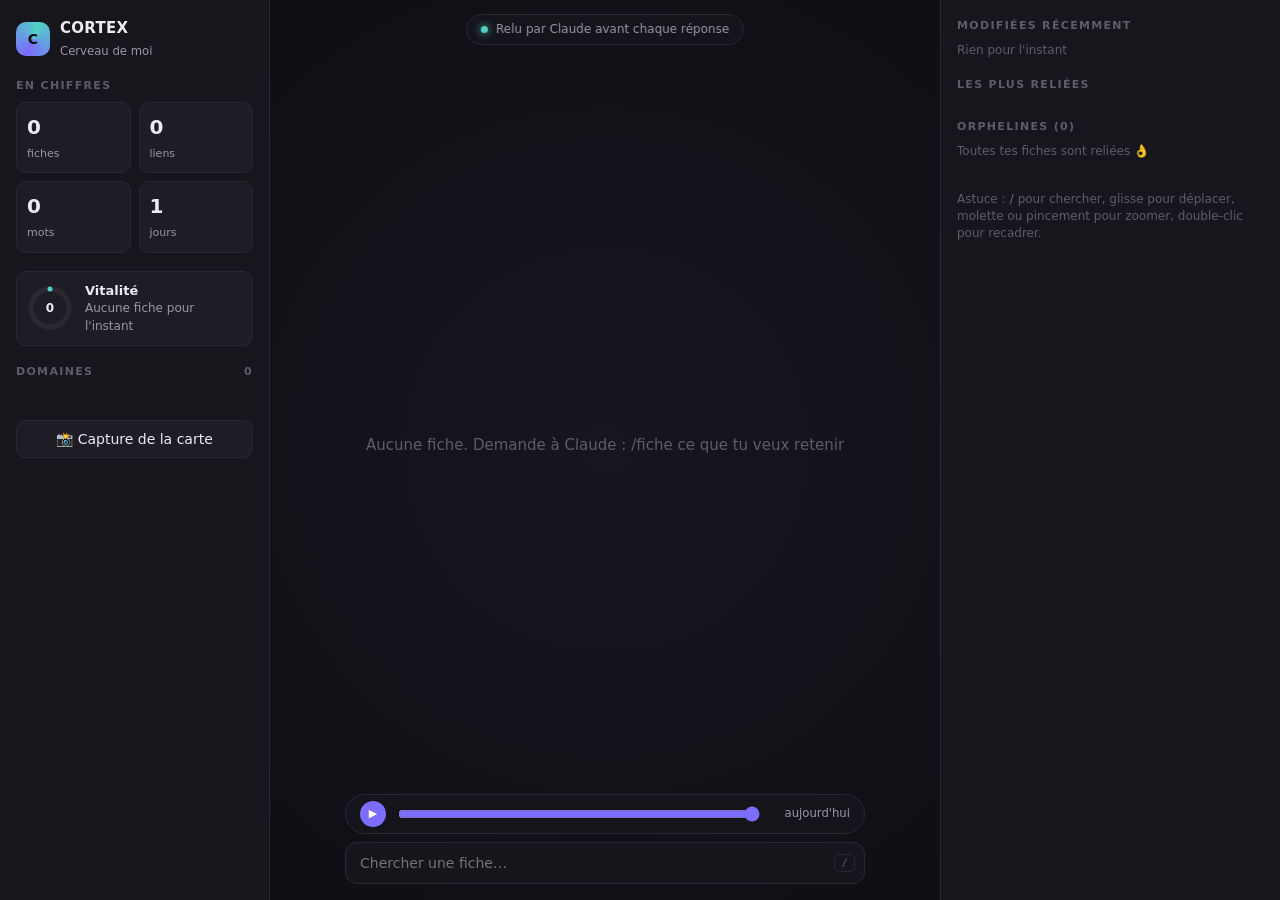
<file: cortex/outils/carte_modele.html>
<!doctype html>
<html lang="fr">
<head>
<meta charset="utf-8">
<meta name="viewport" content="width=device-width, initial-scale=1, viewport-fit=cover">
<title>Cortex</title>
<style>
:root{
  --bg:#0f0e12; --panel:#17161c; --panel2:#1e1d25; --line:#2a2833; --txt:#ecebf2;
  --dim:#9a97a8; --faint:#5f5c6c; --accent:#7c6cff; --accent2:#4fd1c5; --warn:#ffb454;
  --r:14px;
}
*{box-sizing:border-box}
html,body{margin:0;height:100%;background:var(--bg);color:var(--txt);
  font:14px/1.45 ui-sans-serif,system-ui,-apple-system,"Segoe UI",Roboto,sans-serif;overflow:hidden}
button,input{font:inherit;color:inherit}
.app{display:grid;grid-template-columns:270px 1fr 340px;height:100%;}
aside{background:var(--panel);border-right:1px solid var(--line);overflow:auto;padding:18px 16px;display:flex;flex-direction:column;gap:18px}
aside.droite{border-right:0;border-left:1px solid var(--line)}
.marque{display:flex;align-items:center;gap:10px}
.logo{width:34px;height:34px;border-radius:10px;background:conic-gradient(from 200deg,var(--accent),var(--accent2),var(--accent));display:grid;place-items:center;font-weight:800;color:#0f0e12}
.marque b{display:block;font-size:15px;letter-spacing:.02em}
.marque small{color:var(--dim)}
h3{margin:0 0 8px;font-size:11px;text-transform:uppercase;letter-spacing:.12em;color:var(--faint);font-weight:600}
.stats{display:grid;grid-template-columns:1fr 1fr;gap:8px}
.stat{background:var(--panel2);border:1px solid var(--line);border-radius:10px;padding:10px}
.stat b{display:block;font-size:20px;font-variant-numeric:tabular-nums}
.stat span{font-size:11px;color:var(--dim)}
.vital{display:flex;gap:12px;align-items:center;background:var(--panel2);border:1px solid var(--line);border-radius:10px;padding:10px}
.vital svg{flex:none}
.vital p{margin:0;font-size:12px;color:var(--dim)}
.vital p b{color:var(--txt);display:block;font-size:13px}
.domaines{display:flex;flex-direction:column;gap:2px}
.dom{display:flex;align-items:center;gap:8px;padding:6px 8px;border-radius:8px;cursor:pointer;border:1px solid transparent;background:none;text-align:left;width:100%}
.dom:hover{background:var(--panel2)}
.dom.actif{border-color:var(--line);background:var(--panel2)}
.dom i{width:9px;height:9px;border-radius:50%;flex:none}
.dom span{flex:1;overflow:hidden;text-overflow:ellipsis;white-space:nowrap}
.dom em{font-style:normal;color:var(--faint);font-variant-numeric:tabular-nums}
.barre{display:flex;height:6px;border-radius:4px;overflow:hidden;gap:2px;margin-bottom:8px}
.btn{background:var(--panel2);border:1px solid var(--line);border-radius:10px;padding:8px 12px;cursor:pointer;display:inline-flex;align-items:center;gap:8px;justify-content:center}
.btn:hover{border-color:var(--faint)}
.centre{position:relative;overflow:hidden}
canvas{display:block;width:100%;height:100%;cursor:grab;touch-action:none}
canvas.drag{cursor:grabbing}
.haut{position:absolute;top:14px;left:50%;transform:translateX(-50%);display:flex;gap:8px;align-items:center;
  background:rgba(23,22,28,.85);backdrop-filter:blur(8px);border:1px solid var(--line);border-radius:999px;padding:6px 14px;font-size:12px;color:var(--dim);white-space:nowrap}
.haut i{width:7px;height:7px;border-radius:50%;background:var(--accent2);box-shadow:0 0 8px var(--accent2)}
.bas{position:absolute;left:50%;bottom:16px;transform:translateX(-50%);width:min(520px,calc(100% - 32px));display:flex;flex-direction:column;gap:8px}
.chrono{display:flex;align-items:center;gap:10px;background:rgba(23,22,28,.85);backdrop-filter:blur(8px);border:1px solid var(--line);border-radius:999px;padding:6px 14px}
.chrono button{width:26px;height:26px;border-radius:50%;border:0;background:var(--accent);color:#fff;cursor:pointer;flex:none;font-size:11px}
.chrono input{flex:1;accent-color:var(--accent)}
.chrono small{color:var(--dim);font-variant-numeric:tabular-nums;min-width:78px;text-align:right}
.recherche{position:relative}
.recherche input{width:100%;background:rgba(23,22,28,.92);border:1px solid var(--line);border-radius:12px;padding:10px 40px 10px 14px;outline:none}
.recherche input:focus{border-color:var(--accent)}
.recherche kbd{position:absolute;right:10px;top:50%;transform:translateY(-50%);font-size:11px;color:var(--faint);border:1px solid var(--line);border-radius:5px;padding:0 6px}
.resultats{position:absolute;bottom:calc(100% + 6px);left:0;right:0;background:var(--panel);border:1px solid var(--line);border-radius:12px;max-height:260px;overflow:auto;display:none}
.resultats.ouvert{display:block}
.res{display:flex;gap:8px;align-items:center;padding:8px 12px;cursor:pointer}
.res:hover,.res.sel{background:var(--panel2)}
.res i{width:8px;height:8px;border-radius:50%;flex:none}
.res small{color:var(--faint);margin-left:auto}
.bulle{position:absolute;pointer-events:none;background:var(--panel);border:1px solid var(--line);border-radius:10px;padding:8px 10px;font-size:12px;max-width:260px;display:none;z-index:5}
.bulle b{display:block}
.bulle span{color:var(--dim)}
.fiche h2{margin:4px 0 6px;font-size:19px;line-height:1.25}
.meta{display:flex;flex-wrap:wrap;gap:6px;font-size:11px;color:var(--dim)}
.puce{border:1px solid var(--line);border-radius:999px;padding:2px 8px;display:inline-flex;align-items:center;gap:6px}
.puce i{width:7px;height:7px;border-radius:50%}
.corps{font-size:13.5px;color:#d7d5e0;overflow-wrap:anywhere}
.corps h1,.corps h2,.corps h3,.corps h4{font-size:14px;margin:16px 0 6px;color:var(--txt);text-transform:none;letter-spacing:0}
.corps p{margin:0 0 10px}
.corps ul{margin:0 0 10px;padding-left:18px}
.corps code{background:var(--panel2);border-radius:5px;padding:1px 5px;font-size:12px}
.corps pre{background:var(--panel2);border-radius:8px;padding:10px;overflow:auto}
.corps blockquote{margin:0 0 10px;border-left:3px solid var(--accent);padding-left:10px;color:var(--dim)}
.corps a{color:var(--accent2)}
.wl{color:var(--accent2);cursor:pointer;border-bottom:1px dashed currentColor}
.wl.mort{color:var(--warn)}
.liste{display:flex;flex-direction:column;gap:4px}
.item{display:flex;align-items:center;gap:8px;padding:7px 9px;border-radius:9px;background:var(--panel2);border:1px solid var(--line);cursor:pointer;text-align:left;width:100%}
.item:hover{border-color:var(--faint)}
.item i{width:8px;height:8px;border-radius:50%;flex:none}
.item span{flex:1;overflow:hidden;text-overflow:ellipsis;white-space:nowrap}
.item small{color:var(--faint)}
.vide{color:var(--faint);font-size:12px}
.fermer{float:right;background:none;border:0;color:var(--dim);cursor:pointer;font-size:18px;line-height:1}
.pied{margin-top:auto;font-size:11px;color:var(--faint)}
.mobile-onglets{display:none}
@media (max-width:900px){
  .app{grid-template-columns:1fr}
  aside{position:fixed;z-index:20;left:0;right:0;bottom:0;max-height:62vh;border:0;border-top:1px solid var(--line);
    border-radius:18px 18px 0 0;transform:translateY(110%);transition:transform .25s;box-shadow:0 -20px 40px rgba(0,0,0,.5)}
  aside.ouvert{transform:none}
  .centre{height:100%}
  .mobile-onglets{display:flex;position:absolute;top:12px;right:12px;gap:6px;z-index:6}
  .haut{display:none}
  .haut{left:12px;transform:none}
  .bas{bottom:calc(12px + env(safe-area-inset-bottom))}
}
</style>
</head>
<body>
<div class="app">
  <aside class="gauche" id="gauche">
    <div class="marque"><div class="logo">C</div><div><b>CORTEX</b><small id="nomCerveau"></small></div></div>
    <section><h3>En chiffres</h3>
      <div class="stats">
        <div class="stat"><b id="sFiches">0</b><span>fiches</span></div>
        <div class="stat"><b id="sLiens">0</b><span>liens</span></div>
        <div class="stat"><b id="sMots">0</b><span>mots</span></div>
        <div class="stat"><b id="sJours">0</b><span>jours</span></div>
      </div>
    </section>
    <section class="vital" title="Part de fiches reliées, fraîcheur des 30 derniers jours et liens cassés">
      <svg width="46" height="46" viewBox="0 0 46 46"><circle cx="23" cy="23" r="19" fill="none" stroke="#2a2833" stroke-width="5"/>
        <circle id="vCercle" cx="23" cy="23" r="19" fill="none" stroke="#4fd1c5" stroke-width="5" stroke-linecap="round" transform="rotate(-90 23 23)" stroke-dasharray="0 200"/>
        <text id="vScore" x="23" y="27" text-anchor="middle" fill="#ecebf2" font-size="12" font-weight="700">0</text></svg>
      <p><b id="vTitre">Vitalité</b><span id="vDetail"></span></p>
    </section>
    <section><h3>Domaines <span id="nbDom" style="float:right"></span></h3>
      <div class="barre" id="barreDom"></div>
      <div class="domaines" id="domaines"></div>
    </section>
    <button class="btn" id="capture">📸 Capture de la carte</button>
    <div class="pied" id="pied"></div>
  </aside>

  <main class="centre" id="centre">
    <canvas id="c"></canvas>
    <div class="haut"><i></i><span>Relu par Claude avant chaque réponse</span></div>
    <div class="mobile-onglets"><button class="btn" id="mStats">Stats</button><button class="btn" id="mFiche">Fiches</button></div>
    <div class="bulle" id="bulle"></div>
    <div class="bas">
      <div class="chrono"><button id="lecture" title="Rejouer la croissance">▶</button>
        <input type="range" id="temps" min="0" max="1000" value="1000"><small id="date">aujourd'hui</small></div>
      <div class="recherche"><div class="resultats" id="resultats"></div>
        <input id="q" placeholder="Chercher une fiche…" autocomplete="off"><kbd>/</kbd></div>
    </div>
  </main>

  <aside class="droite" id="droite"></aside>
</div>

<script>
const D = /*__DONNEES__*/null || {nom:"moi",fiches:[],liens:[]};
const PALETTE = ["#7c6cff","#4fd1c5","#ff7a90","#ffb454","#6cc4ff","#b6e36b","#e58cff","#ff9a5a","#9aa3ff","#5fe0a0","#f4d35e","#c99a7a"];
const $ = s => document.querySelector(s);
const esc = s => String(s).replace(/[&<>"']/g, c => ({"&":"&amp;","<":"&lt;",">":"&gt;",'"':"&quot;","'":"&#39;"}[c]));
const fmt = n => n.toLocaleString("fr-FR");
const jour = s => new Date(s + "T12:00:00");
const dateFr = s => jour(s).toLocaleDateString("fr-FR",{day:"numeric",month:"short",year:"numeric"});

// ---------- données ----------
const fiches = D.fiches, parId = new Map(fiches.map(f => [f.id, f]));
const domaines = [...new Set(fiches.map(f => f.domaine))]
  .sort((a,b) => fiches.filter(f=>f.domaine===b).length - fiches.filter(f=>f.domaine===a).length);
const couleur = Object.fromEntries(domaines.map((d,i) => [d, PALETTE[i % PALETTE.length]]));
const voisins = new Map(fiches.map(f => [f.id, new Set()]));
const liens = D.liens.filter(([a,b]) => parId.has(a) && parId.has(b));
liens.forEach(([a,b]) => { voisins.get(a).add(b); voisins.get(b).add(a); });
const entrants = id => fiches.filter(f => f.liens.includes(id));
const dates = fiches.map(f => f.cree).sort();
const t0 = dates.length ? jour(dates[0]).getTime() : Date.now(), t1 = Date.now();

// ---------- panneau gauche ----------
$("#nomCerveau").textContent = "Cerveau de " + D.nom;
document.title = "Cortex · " + D.nom;
$("#sFiches").textContent = fmt(fiches.length);
$("#sLiens").textContent = fmt(liens.length);
$("#sMots").textContent = fmt(fiches.reduce((s,f) => s + f.mots, 0));
$("#sJours").textContent = fmt(Math.max(1, Math.round((t1 - t0) / 864e5)));
(function vitalite(){
  if (!fiches.length) { $("#vDetail").textContent = "Aucune fiche pour l'instant"; return; }
  const reliees = fiches.filter(f => voisins.get(f.id).size).length / fiches.length;
  const il30 = new Date(Date.now() - 30*864e5).toISOString().slice(0,10);
  const fraiches = Math.min(1, fiches.filter(f => f.maj >= il30).length / Math.max(5, fiches.length * .25));
  const casses = fiches.reduce((s,f) => s + (f.manquants||[]).length, 0);
  const score = Math.round(Math.max(0, 60*reliees + 40*fraiches - Math.min(15, casses)));
  $("#vScore").textContent = score;
  $("#vCercle").setAttribute("stroke-dasharray", `${score/100*119.4} 200`);
  $("#vTitre").textContent = score >= 75 ? "Ton cerveau est bien vivant" : score >= 45 ? "Ton cerveau se réveille" : "Ton cerveau a faim";
  $("#vDetail").textContent = `${Math.round(reliees*100)} % reliées · ${casses} lien(s) cassé(s)`;
})();
$("#nbDom").textContent = domaines.length;
$("#barreDom").innerHTML = domaines.map(d => `<span style="flex:${fiches.filter(f=>f.domaine===d).length};background:${couleur[d]}"></span>`).join("");
let filtreDom = null;
function dessinerDomaines(){
  $("#domaines").innerHTML = domaines.map(d => `<button class="dom ${filtreDom===d?"actif":""}" data-d="${esc(d)}">
    <i style="background:${couleur[d]}"></i><span>${esc(d)}</span><em>${fiches.filter(f=>f.domaine===d).length}</em></button>`).join("");
}
$("#domaines").onclick = e => { const b = e.target.closest(".dom"); if (!b) return;
  filtreDom = filtreDom === b.dataset.d ? null : b.dataset.d; dessinerDomaines(); reveil(); };
dessinerDomaines();
$("#pied").textContent = D.genere ? "Carte générée le " + new Date(D.genere).toLocaleString("fr-FR",{dateStyle:"medium",timeStyle:"short"}) : "";

// ---------- graphe (simulation de forces) ----------
const cv = $("#c"), ctx = cv.getContext("2d");
let W = 0, H = 0, dpr = 1;
const vue = {x:0, y:0, k:1};
const noeuds = fiches.map((f,i) => {
  const a = i * 2.39996, r = 12 * Math.sqrt(i + 1);
  return {f, x: Math.cos(a)*r, y: Math.sin(a)*r, vx:0, vy:0, r: 3 + Math.min(9, Math.sqrt(voisins.get(f.id).size) * 1.9), t: jour(f.cree).getTime()};
});
const nParId = new Map(noeuds.map(n => [n.f.id, n]));
const aretes = liens.map(([a,b]) => [nParId.get(a), nParId.get(b)]);
let alpha = 1, fige = null;
function reveil(a = .3){ alpha = Math.max(alpha, a); }

function tick(){
  if (alpha < .004) return;
  const n = noeuds.length, rep = 900;
  for (let i = 0; i < n; i++) {
    const a = noeuds[i];
    for (let j = i + 1; j < n; j++) {
      const b = noeuds[j]; let dx = a.x - b.x, dy = a.y - b.y, d2 = dx*dx + dy*dy + .01;
      if (d2 > 90000) continue;
      const f = rep * alpha / d2; dx *= f; dy *= f;
      a.vx += dx; a.vy += dy; b.vx -= dx; b.vy -= dy;
    }
  }
  for (const [a,b] of aretes) {
    const dx = b.x - a.x, dy = b.y - a.y, d = Math.sqrt(dx*dx + dy*dy) || 1;
    const f = (d - 46) / d * .06 * alpha;
    a.vx += dx*f; a.vy += dy*f; b.vx -= dx*f; b.vy -= dy*f;
  }
  for (const p of noeuds) {
    if (p === fige) { p.vx = p.vy = 0; continue; }
    p.vx -= p.x * .004 * alpha; p.vy -= p.y * .004 * alpha;
    p.vx *= .55; p.vy *= .55; p.x += p.vx; p.y += p.vy;
  }
  alpha *= .985;
}

function taille(){
  dpr = window.devicePixelRatio || 1;
  W = cv.clientWidth; H = cv.clientHeight;
  cv.width = W * dpr; cv.height = H * dpr;
}
function cadrer(){
  if (!noeuds.length) return;
  let x0=Infinity,y0=Infinity,x1=-Infinity,y1=-Infinity;
  for (const p of noeuds){ x0=Math.min(x0,p.x); y0=Math.min(y0,p.y); x1=Math.max(x1,p.x); y1=Math.max(y1,p.y); }
  const k = Math.min(2.2, .82 * Math.min(W / (x1-x0+80), (H - 120) / (y1-y0+80)));
  vue.k = k; vue.x = -(x0+x1)/2*k; vue.y = -(y0+y1)/2*k - 20;
}
const ecran = p => [W/2 + vue.x + p.x*vue.k, H/2 + vue.y + p.y*vue.k];
const monde = (sx, sy) => [(sx - W/2 - vue.x)/vue.k, (sy - H/2 - vue.y)/vue.k];

let tLimite = Infinity, survol = null, choisi = null, correspond = null;
const visible = p => p.t <= tLimite;
function estActif(p){
  if (correspond) return correspond.has(p.f.id);
  if (filtreDom) return p.f.domaine === filtreDom;
  if (choisi) return p === choisi || voisins.get(choisi.f.id).has(p.f.id);
  return true;
}

function dessiner(now){
  ctx.setTransform(dpr,0,0,dpr,0,0);
  ctx.clearRect(0,0,W,H);
  const g = ctx.createRadialGradient(W/2,H/2,0,W/2,H/2,Math.max(W,H)*.7);
  g.addColorStop(0,"#17151f"); g.addColorStop(1,"#0f0e12");
  ctx.fillStyle = g; ctx.fillRect(0,0,W,H);
  const focus = choisi || survol;
  ctx.lineWidth = 1;
  for (const [a,b] of aretes) {
    if (!visible(a) || !visible(b)) continue;
    const lie = focus && (a === focus || b === focus);
    const actif = estActif(a) && estActif(b);
    ctx.strokeStyle = lie ? "rgba(124,108,255,.85)" : actif ? "rgba(160,150,200,.16)" : "rgba(160,150,200,.04)";
    ctx.lineWidth = lie ? 1.6 : 1;
    const [x1,y1] = ecran(a), [x2,y2] = ecran(b);
    ctx.beginPath(); ctx.moveTo(x1,y1); ctx.lineTo(x2,y2); ctx.stroke();
  }
  const pulse = .5 + .5*Math.sin(now/600);
  for (const p of noeuds) {
    if (!visible(p)) continue;
    const [x,y] = ecran(p), r = p.r * Math.max(.7, Math.min(1.6, vue.k));
    if (x < -20 || y < -20 || x > W+20 || y > H+20) continue;
    const actif = estActif(p);
    ctx.globalAlpha = actif ? 1 : .12;
    if (p === focus || (correspond && actif)) {
      ctx.fillStyle = couleur[p.f.domaine] + "33";
      ctx.beginPath(); ctx.arc(x,y,r + 6 + pulse*4,0,7); ctx.fill();
    }
    ctx.fillStyle = couleur[p.f.domaine];
    ctx.beginPath(); ctx.arc(x,y,r,0,7); ctx.fill();
    if (p.f.type === "hub") { ctx.strokeStyle = "#fff"; ctx.lineWidth = 1.5; ctx.stroke(); }
  }
  ctx.globalAlpha = 1;
  // étiquettes : survol, sélection, voisins sélectionnés, ou zoom fort
  ctx.font = "12px system-ui,sans-serif"; ctx.textAlign = "center";
  for (const p of noeuds) {
    if (!visible(p)) continue;
    const montrer = p === focus || (choisi && voisins.get(choisi.f.id).has(p.f.id)) || (vue.k > 1.6 && estActif(p)) || p.f.type === "hub";
    if (!montrer) continue;
    const [x,y] = ecran(p);
    ctx.fillStyle = p === focus ? "#fff" : "rgba(236,235,242,.75)";
    ctx.fillText(p.f.titre.length > 32 ? p.f.titre.slice(0,31)+"…" : p.f.titre, x, y - p.r*Math.max(.7,Math.min(1.6,vue.k)) - 6);
  }
  if (!noeuds.length) {
    ctx.fillStyle = "#5f5c6c"; ctx.textAlign = "center"; ctx.font = "15px system-ui";
    ctx.fillText("Aucune fiche. Demande à Claude : /fiche ce que tu veux retenir", W/2, H/2);
  }
}

function boucle(now){ tick(); if (lecture) avancer(); dessiner(now); requestAnimationFrame(boucle); }

// ---------- interactions ----------
function noeudSous(sx, sy){
  const [x,y] = monde(sx, sy); let best = null, bd = Infinity;
  for (const p of noeuds) { if (!visible(p)) continue;
    const d = Math.hypot(p.x - x, p.y - y), lim = (p.r + 6) / Math.min(vue.k, 1.6) * Math.max(1, 1/vue.k*.6);
    if (d < Math.max(lim, 8/vue.k) && d < bd) { bd = d; best = p; } }
  return best;
}
const pointeurs = new Map(); let glisse = null, bouge = false, pinch = 0;
cv.addEventListener("pointerdown", e => {
  cv.setPointerCapture(e.pointerId); pointeurs.set(e.pointerId, [e.offsetX, e.offsetY]); bouge = false;
  if (pointeurs.size === 2) { const [a,b] = [...pointeurs.values()]; pinch = Math.hypot(a[0]-b[0], a[1]-b[1]); glisse = null; fige = null; return; }
  const p = noeudSous(e.offsetX, e.offsetY);
  glisse = p ? {type:"noeud", p} : {type:"vue", x:e.offsetX - vue.x, y:e.offsetY - vue.y};
  if (p) { fige = p; reveil(.15); }
  cv.classList.add("drag");
});
cv.addEventListener("pointermove", e => {
  const avant = pointeurs.get(e.pointerId);
  if (avant) pointeurs.set(e.pointerId, [e.offsetX, e.offsetY]);
  if (pointeurs.size === 2) {
    const [a,b] = [...pointeurs.values()], d = Math.hypot(a[0]-b[0], a[1]-b[1]);
    if (pinch) zoom((a[0]+b[0])/2, (a[1]+b[1])/2, d / pinch); pinch = d; bouge = true; return;
  }
  if (glisse) {
    if (avant && Math.hypot(e.offsetX-avant[0], e.offsetY-avant[1]) > .5) bouge = true;
    if (glisse.type === "vue") { vue.x = e.offsetX - glisse.x; vue.y = e.offsetY - glisse.y; }
    else { const [x,y] = monde(e.offsetX, e.offsetY); glisse.p.x = x; glisse.p.y = y; reveil(.12); }
    return;
  }
  const p = noeudSous(e.offsetX, e.offsetY);
  survol = p; cv.style.cursor = p ? "pointer" : "grab";
  const b = $("#bulle");
  if (p && e.pointerType === "mouse") {
    b.style.display = "block"; b.style.left = Math.min(e.offsetX + 14, W - 270) + "px"; b.style.top = (e.offsetY + 14) + "px";
    b.innerHTML = `<b>${esc(p.f.titre)}</b><span>${esc(p.f.domaine)} · ${voisins.get(p.f.id).size} lien(s)</span>`;
  } else b.style.display = "none";
});
function relacher(e){
  pointeurs.delete(e.pointerId); if (pointeurs.size < 2) pinch = 0;
  if (glisse && !bouge) {
    if (glisse.type === "noeud") ouvrir(glisse.p.f.id);
    else if (choisi) fermer();
  }
  glisse = null; fige = null; cv.classList.remove("drag");
}
cv.addEventListener("pointerup", relacher);
cv.addEventListener("pointercancel", relacher);
cv.addEventListener("pointerleave", () => { survol = null; $("#bulle").style.display = "none"; });
function zoom(sx, sy, f){
  const k = Math.max(.15, Math.min(6, vue.k * f)); f = k / vue.k;
  vue.x = sx - W/2 - (sx - W/2 - vue.x) * f; vue.y = sy - H/2 - (sy - H/2 - vue.y) * f; vue.k = k;
}
cv.addEventListener("wheel", e => { e.preventDefault(); zoom(e.offsetX, e.offsetY, Math.exp(-e.deltaY * .0015)); }, {passive:false});
cv.addEventListener("dblclick", () => cadrer());

// ---------- panneau fiche ----------
function md(src){
  const blocs = []; src = src.replace(/```[\s\S]*?```/g, m => { blocs.push(m.slice(3,-3).replace(/^\w*\n/,"")); return `\u0000${blocs.length-1}\u0000`; });
  let h = esc(src);
  const inline = t => t
    .replace(/\[\[([^\]|#]+)(?:#[^\]|]*)?(?:\|([^\]]+))?\]\]/g, (m, cible, txt) => {
      const id = trouver(cible); return `<span class="wl ${id?"":"mort"}" data-id="${id||""}" title="${id?"":"Fiche pas encore créée"}">${txt||cible}</span>`; })
    .replace(/`([^`]+)`/g, "<code>$1</code>")
    .replace(/\*\*([^*]+)\*\*/g, "<b>$1</b>")
    .replace(/(^|[^*])\*([^*\n]+)\*/g, "$1<i>$2</i>")
    .replace(/\[([^\]]+)\]\((https?:[^)\s]+)\)/g, '<a href="$2" target="_blank" rel="noopener">$1</a>');
  const out = []; let liste = false;
  for (const ligne of h.split("\n")) {
    const m = ligne.match(/^(#{1,6})\s+(.*)/), li = ligne.match(/^\s*[-*]\s+(.*)/), bq = ligne.match(/^&gt;\s?(.*)/), code = ligne.match(/^\u0000(\d+)\u0000$/);
    if (!li && liste) { out.push("</ul>"); liste = false; }
    if (code) out.push(`<pre><code>${esc(blocs[+code[1]])}</code></pre>`);
    else if (m) out.push(`<h4>${inline(m[2])}</h4>`);
    else if (li) { if (!liste) { out.push("<ul>"); liste = true; } out.push(`<li>${inline(li[1])}</li>`); }
    else if (bq) out.push(`<blockquote>${inline(bq[1])}</blockquote>`);
    else if (ligne.trim()) out.push(`<p>${inline(ligne)}</p>`);
  }
  if (liste) out.push("</ul>");
  return out.join("");
}
function slug(t){ return t.normalize("NFKD").replace(/[̀-ͯ]/g,"").toLowerCase().replace(/[^a-z0-9]+/g,"-").replace(/^-|-$/g,""); }
function trouver(cible){ const s = slug(cible.split("/").pop()); if (parId.has(s)) return s; const f = fiches.find(f => slug(f.titre) === s); return f ? f.id : null; }
const ligneItem = f => `<button class="item" data-id="${esc(f.id)}"><i style="background:${couleur[f.domaine]}"></i><span>${esc(f.titre)}</span><small>${esc(f.domaine)}</small></button>`;

function ouvrir(id){
  const f = parId.get(id); if (!f) return;
  choisi = nParId.get(id);
  const sortants = f.liens.map(i => parId.get(i)).filter(Boolean), ent = entrants(id).filter(g => !f.liens.includes(g.id));
  $("#droite").innerHTML = `<div class="fiche">
    <button class="fermer" id="fermer" title="Fermer (Échap)">×</button>
    <div class="meta"><span class="puce"><i style="background:${couleur[f.domaine]}"></i>${esc(f.domaine)}</span>${f.toujours?'<span class="puce">⭐ toujours relue</span>':""}${f.tags.map(t=>`<span class="puce">#${esc(t)}</span>`).join("")}</div>
    <h2>${esc(f.titre)}</h2>
    <div class="meta"><span>créée ${dateFr(f.cree)}</span><span>· modifiée ${dateFr(f.maj)}</span><span>· ${fmt(f.mots)} mots</span></div>
  </div>
  <section class="corps">${md(f.contenu.replace(/^#\s+.*\n+/, ""))}</section>
  <section><h3>Elle pointe vers (${sortants.length})</h3><div class="liste">${sortants.map(ligneItem).join("") || '<span class="vide">Aucun lien sortant</span>'}</div></section>
  <section><h3>Citée par (${ent.length + sortants.filter(g => g.liens.includes(id)).length})</h3><div class="liste">${[...ent, ...sortants.filter(g => g.liens.includes(id))].map(ligneItem).join("") || '<span class="vide">Personne ne cite cette fiche</span>'}</div></section>
  ${f.chemin ? `<p class="vide">📄 ${esc(f.chemin)}</p>` : ""}`;
  $("#droite").scrollTop = 0; $("#droite").classList.add("ouvert"); $("#gauche").classList.remove("ouvert");
  $("#fermer").onclick = fermer;
  centrerSur(choisi);
}
function centrerSur(p){ const cible = {x: -p.x*vue.k - (W > 900 ? 0 : 0), y: -p.y*vue.k - (W <= 900 ? H*.18 : 0)}; anim = {de:{...vue}, a:cible, t:0}; }
let anim = null;
(function animer(){ if (anim){ anim.t = Math.min(1, anim.t + .06); const e = 1 - Math.pow(1-anim.t, 3);
  vue.x = anim.de.x + (anim.a.x - anim.de.x)*e; vue.y = anim.de.y + (anim.a.y - anim.de.y)*e; if (anim.t >= 1) anim = null; }
  requestAnimationFrame(animer); })();

function accueil(){
  const recentes = [...fiches].sort((a,b) => b.maj.localeCompare(a.maj)).slice(0, 8);
  const orphelines = fiches.filter(f => !voisins.get(f.id).size);
  const casses = fiches.flatMap(f => (f.manquants||[]).map(m => ({f, m})));
  const hubs = [...fiches].sort((a,b) => voisins.get(b.id).size - voisins.get(a.id).size).slice(0,5);
  $("#droite").innerHTML = `
    <section><h3>Modifiées récemment</h3><div class="liste">${recentes.map(ligneItem).join("") || '<span class="vide">Rien pour l\'instant</span>'}</div></section>
    <section><h3>Les plus reliées</h3><div class="liste">${hubs.map(ligneItem).join("")}</div></section>
    <section><h3>Orphelines (${orphelines.length})</h3><div class="liste">${orphelines.slice(0,8).map(ligneItem).join("") || '<span class="vide">Toutes tes fiches sont reliées 👌</span>'}</div></section>
    ${casses.length ? `<section><h3>Fiches à créer (${casses.length})</h3><div class="liste">${casses.slice(0,8).map(c => `<button class="item" data-id="${esc(c.f.id)}"><i style="background:var(--warn)"></i><span>${esc(c.m)}</span><small>cité par ${esc(c.f.titre)}</small></button>`).join("")}</div></section>` : ""}
    <p class="vide">Astuce : <b>/</b> pour chercher, glisse pour déplacer, molette ou pincement pour zoomer, double-clic pour recadrer.</p>`;
}
function fermer(){ choisi = null; accueil(); if (innerWidth <= 900) $("#droite").classList.remove("ouvert"); }
$("#droite").addEventListener("click", e => { const t = e.target.closest("[data-id]"); if (t && t.dataset.id) ouvrir(t.dataset.id); });

// ---------- recherche ----------
const q = $("#q"), res = $("#resultats"); let sel = 0, trouves = [];
const norm = s => s.normalize("NFKD").replace(/[̀-ͯ]/g,"").toLowerCase();
q.addEventListener("input", () => {
  const t = norm(q.value.trim());
  if (!t) { correspond = null; res.classList.remove("ouvert"); return; }
  const mots = t.split(/\s+/);
  trouves = fiches.map(f => { const ti = norm(f.titre), co = norm(f.contenu + " " + f.tags.join(" "));
    let s = 0; for (const m of mots) { if (ti.includes(m)) s += 3; else if (co.includes(m)) s += 1; else return null; } return {f, s}; })
    .filter(Boolean).sort((a,b) => b.s - a.s).map(x => x.f);
  correspond = new Set(trouves.map(f => f.id)); sel = 0; afficherRes();
});
function afficherRes(){
  res.innerHTML = trouves.slice(0, 12).map((f,i) => `<div class="res ${i===sel?"sel":""}" data-id="${esc(f.id)}"><i style="background:${couleur[f.domaine]}"></i>${esc(f.titre)}<small>${esc(f.domaine)}</small></div>`).join("")
    || '<div class="res"><span class="vide">Aucune fiche ne correspond</span></div>';
  res.classList.add("ouvert");
}
q.addEventListener("keydown", e => {
  if (e.key === "ArrowDown") { sel = Math.min(sel+1, Math.min(trouves.length,12)-1); afficherRes(); e.preventDefault(); }
  if (e.key === "ArrowUp") { sel = Math.max(sel-1, 0); afficherRes(); e.preventDefault(); }
  if (e.key === "Enter" && trouves[sel]) choisirRes(trouves[sel].id);
  if (e.key === "Escape") { q.value = ""; q.dispatchEvent(new Event("input")); q.blur(); }
});
res.addEventListener("pointerdown", e => { const r = e.target.closest("[data-id]"); if (r) { e.preventDefault(); choisirRes(r.dataset.id); } });
function choisirRes(id){ q.value = ""; correspond = null; res.classList.remove("ouvert"); q.blur(); ouvrir(id); }
q.addEventListener("blur", () => setTimeout(() => res.classList.remove("ouvert"), 120));
addEventListener("keydown", e => {
  if (e.key === "/" && document.activeElement !== q) { e.preventDefault(); q.focus(); }
  if (e.key === "Escape" && document.activeElement !== q) fermer();
});

// ---------- frise temporelle ----------
const curseur = $("#temps"); let lecture = false;
function majTemps(){
  const v = +curseur.value;
  tLimite = v >= 1000 ? Infinity : t0 + (t1 - t0) * v / 1000;
  $("#date").textContent = v >= 1000 ? "aujourd'hui" : new Date(tLimite).toLocaleDateString("fr-FR",{day:"numeric",month:"short"});
}
curseur.oninput = () => { lecture = false; $("#lecture").textContent = "▶"; majTemps(); };
$("#lecture").onclick = () => { lecture = !lecture; $("#lecture").textContent = lecture ? "❚❚" : "▶"; if (lecture && +curseur.value >= 1000) curseur.value = 0; };
function avancer(){ curseur.value = Math.min(1000, +curseur.value + 4); majTemps(); if (+curseur.value >= 1000) { lecture = false; $("#lecture").textContent = "▶"; } }

// ---------- divers ----------
$("#capture").onclick = () => { const a = document.createElement("a"); a.download = `cortex-${new Date().toISOString().slice(0,10)}.png`; a.href = cv.toDataURL("image/png"); a.click(); };
$("#mStats").onclick = () => { $("#gauche").classList.toggle("ouvert"); $("#droite").classList.remove("ouvert"); };
$("#mFiche").onclick = () => { $("#droite").classList.toggle("ouvert"); $("#gauche").classList.remove("ouvert"); };
addEventListener("resize", () => { taille(); });
taille();
for (let i = 0; i < 260; i++) tick();
cadrer(); accueil();
requestAnimationFrame(boucle);
</script>
</body>
</html>
</file>
